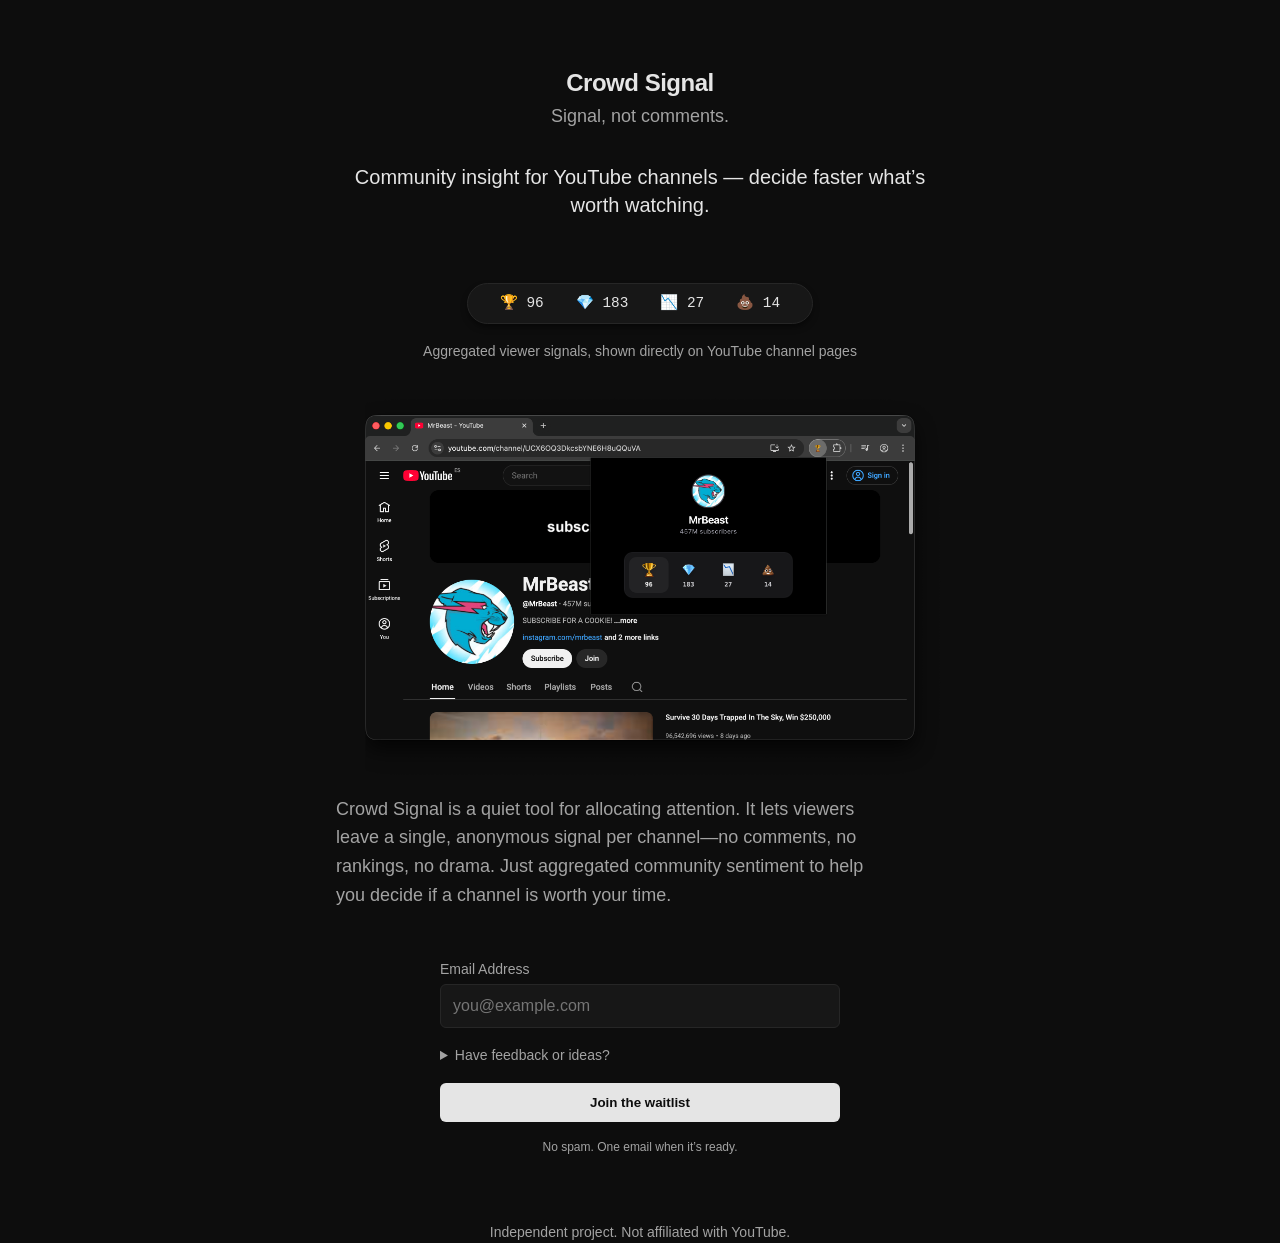
<file: static/index.html>
<!DOCTYPE html>
<html lang="en">

<head>
    <meta charset="UTF-8">
    <meta name="viewport" content="width=device-width, initial-scale=1.0">
    <title>Crowd Signal - Signal, not comments.</title>
    <meta name="description" content="Community insight for YouTube channels — decide faster what’s worth watching.">
    <link rel="stylesheet" href="style.css">
    <link rel="icon"
        href="data:image/svg+xml,<svg xmlns=%22http://www.w3.org/2000/svg%22 viewBox=%220 0 100 100%22><text y=%22.9em%22 font-size=%2290%22>⚡️</text></svg>">
</head>

<body>

    <main class="container">
        <!-- Hero Section -->
        <section class="hero">
            <header>
                <div class="product-name">Crowd Signal</div>
                <div class="tagline">Signal, not comments.</div>
            </header>
            <p class="value-prop">
                Community insight for YouTube channels — decide faster what’s worth watching.
            </p>
        </section>

        <!-- Signal Bar Preview -->
        <section class="preview-section">
            <div class="signal-bar-container" role="img" aria-label="Example signal bar showing community reactions">
                <span>🏆 96</span>
                <span>💎 183</span>
                <span>📉 27</span>
                <span>💩 14</span>
            </div>
            <p class="preview-caption">Aggregated viewer signals, shown directly on YouTube channel pages</p>
        </section>

        <!-- Prototype Placeholder -->
        <div class="prototype-container">
            <img src="./demo.png" alt="Prototype Screenshot Placeholder">
        </div>

        <!-- Human Explanation (Merged How It Works & Principles) -->
        <section class="explanation-section">
            <p class="explanation-text">
                Crowd Signal is a quiet tool for allocating attention. It lets viewers leave a single, anonymous signal
                per channel—no comments, no rankings, no drama. Just aggregated community sentiment to help you decide
                if a channel is worth your time.
            </p>
        </section>

        <!-- Wishlist / Waitlist Form -->
        <section class="wishlist-section">
            <form action="https://formspree.io/f/mvzobdwr" method="POST">
                <div class="form-group">
                    <label for="email" class="form-label">Email Address</label>
                    <input type="email" id="email" name="email" class="form-input" placeholder="you@example.com"
                        required>
                </div>

                <details class="form-group">
                    <summary>Have feedback or ideas?</summary>
                    <textarea id="message" name="message" class="form-textarea"
                        placeholder="What signals would you find useful?"></textarea>
                </details>

                <button type="submit" class="cta-button">Join the waitlist</button>

                <p class="privacy-note">No spam. One email when it’s ready.</p>
            </form>
        </section>
    </main>

    <!-- Footer -->
    <footer class="container">
        <p>Independent project. Not affiliated with YouTube.</p>
    </footer>

</body>

</html>
</file>
<file: static/style.css>
:root {
    /* Colors */
    --bg-color: #0d0d0d;
    --text-primary: #e5e5e5;
    --text-secondary: #a3a3a3;
    --accent-color: #3b82f6;
    /* Subtle blue for links/actions if needed, mostly clean white */
    --border-color: #262626;
    --card-bg: #171717;

    /* Spacing */
    --spacing-sm: 0.5rem;
    --spacing-md: 1rem;
    --spacing-lg: 2rem;
    --spacing-xl: 4rem;

    /* Typography */
    --font-sans: -apple-system, BlinkMacSystemFont, "Segoe UI", Roboto, Oxygen, Ubuntu, Cantarell, "Open Sans", "Helvetica Neue", sans-serif;
}

*,
*::before,
*::after {
    box-sizing: border-box;
    margin: 0;
    padding: 0;
}

body {
    background-color: var(--bg-color);
    color: var(--text-primary);
    font-family: var(--font-sans);
    line-height: 1.6;
    -webkit-font-smoothing: antialiased;
    min-height: 100vh;
    display: flex;
    flex-direction: column;
}

img {
    max-width: 100%;
    display: block;
}

.container {
    width: 100%;
    max-width: 640px;
    /* Minimalist narrow column */
    margin: 0 auto;
    padding: 0 var(--spacing-md);
}

/* Typography Utility */
h1,
h2,
h3 {
    line-height: 1.2;
    font-weight: 600;
    color: var(--text-primary);
}

.text-secondary {
    color: var(--text-secondary);
}

.text-center {
    text-align: center;
}

/* Hero Section */
.hero {
    padding: var(--spacing-xl) 0 var(--spacing-lg);
    display: flex;
    flex-direction: column;
    gap: var(--spacing-md);
    text-align: center;
    /* Hero stays centered */
}

.hero p {
    text-align: center;
    /* Ensure hero text is centered */
}

.product-name {
    font-size: 1.5rem;
    font-weight: 700;
    letter-spacing: -0.02em;
}

.tagline {
    font-size: 1.125rem;
    color: var(--text-secondary);
    font-weight: 400;
}

.value-prop {
    font-size: 1.25rem;
    margin-top: var(--spacing-md);
    line-height: 1.4;
}

/* Signal Bar Preview */
.preview-section {
    padding: var(--spacing-lg) 0;
    display: flex;
    align-items: center;
    flex-direction: column;
}

.signal-bar-container {
    background: var(--card-bg);
    border: 1px solid var(--border-color);
    border-radius: 9999px;
    padding: var(--spacing-sm) var(--spacing-lg);
    display: inline-flex;
    gap: var(--spacing-lg);
    font-family: monospace, ui-monospace, sans-serif;
    /* Tech feel */
    font-size: 0.9rem;
    box-shadow: 0 4px 6px -1px rgba(0, 0, 0, 0.5);
}

.preview-caption {
    text-align: center;
    font-size: 0.875rem;
    color: var(--text-secondary);
    margin-top: var(--spacing-md);
}

/* Prototype Placeholder */
.prototype-container {
    aspect-ratio: 16/9;
    display: flex;
    align-items: center;
    justify-content: center;
    color: var(--text-secondary);
    font-size: 0.875rem;
}

/* Human Explanation */
.explanation-section {
    padding: var(--spacing-md) 0;
    text-align: left;
    /* Explicitly left aligned */
}

.explanation-text {
    font-size: 1.125rem;
    color: var(--text-secondary);
    max-width: 540px;
    /* Optimal reading width */
}

/* Collapsible Feedback */
details {
    margin-top: var(--spacing-md);
    cursor: pointer;
}

summary {
    color: var(--text-secondary);
    font-size: 0.875rem;
    user-select: none;
    transition: color 0.2s;
}

summary:hover {
    color: var(--text-primary);
}

details textarea {
    margin-top: var(--spacing-sm);
}

/* Wishlist Form */
.wishlist-section {
    padding: var(--spacing-lg) 0 var(--spacing-xl);
    max-width: 400px;
    margin: 0 auto;
    width: 100%;
}

.form-group {
    margin-bottom: var(--spacing-md);
}

.form-label {
    display: block;
    font-size: 0.875rem;
    margin-bottom: 0.25rem;
    color: var(--text-secondary);
}

.form-input,
.form-textarea {
    width: 100%;
    padding: 0.75rem;
    background: var(--card-bg);
    border: 1px solid var(--border-color);
    border-radius: 6px;
    color: var(--text-primary);
    font-family: inherit;
    font-size: 1rem;
    transition: border-color 0.2s;
}

.form-input:focus,
.form-textarea:focus {
    outline: none;
    border-color: var(--text-secondary);
}

.form-textarea {
    resize: vertical;
    min-height: 80px;
}

.cta-button {
    width: 100%;
    padding: 0.75rem;
    background: var(--text-primary);
    color: var(--bg-color);
    font-weight: 600;
    border: none;
    border-radius: 6px;
    cursor: pointer;
    transition: opacity 0.2s;
}

.cta-button:hover {
    opacity: 0.9;
}

.privacy-note {
    font-size: 0.75rem;
    color: var(--text-secondary);
    text-align: center;
    margin-top: var(--spacing-md);
}

/* Footer */
footer {
    margin-top: auto;
    padding: var(--spacing-lg) 0;
    text-align: center;
    font-size: 0.875rem;
    color: var(--text-secondary);
}

.footer-links a {
    color: var(--text-secondary);
    text-decoration: none;
    margin: 0 0.5rem;
}

.footer-links a:hover {
    text-decoration: underline;
}
</file>
